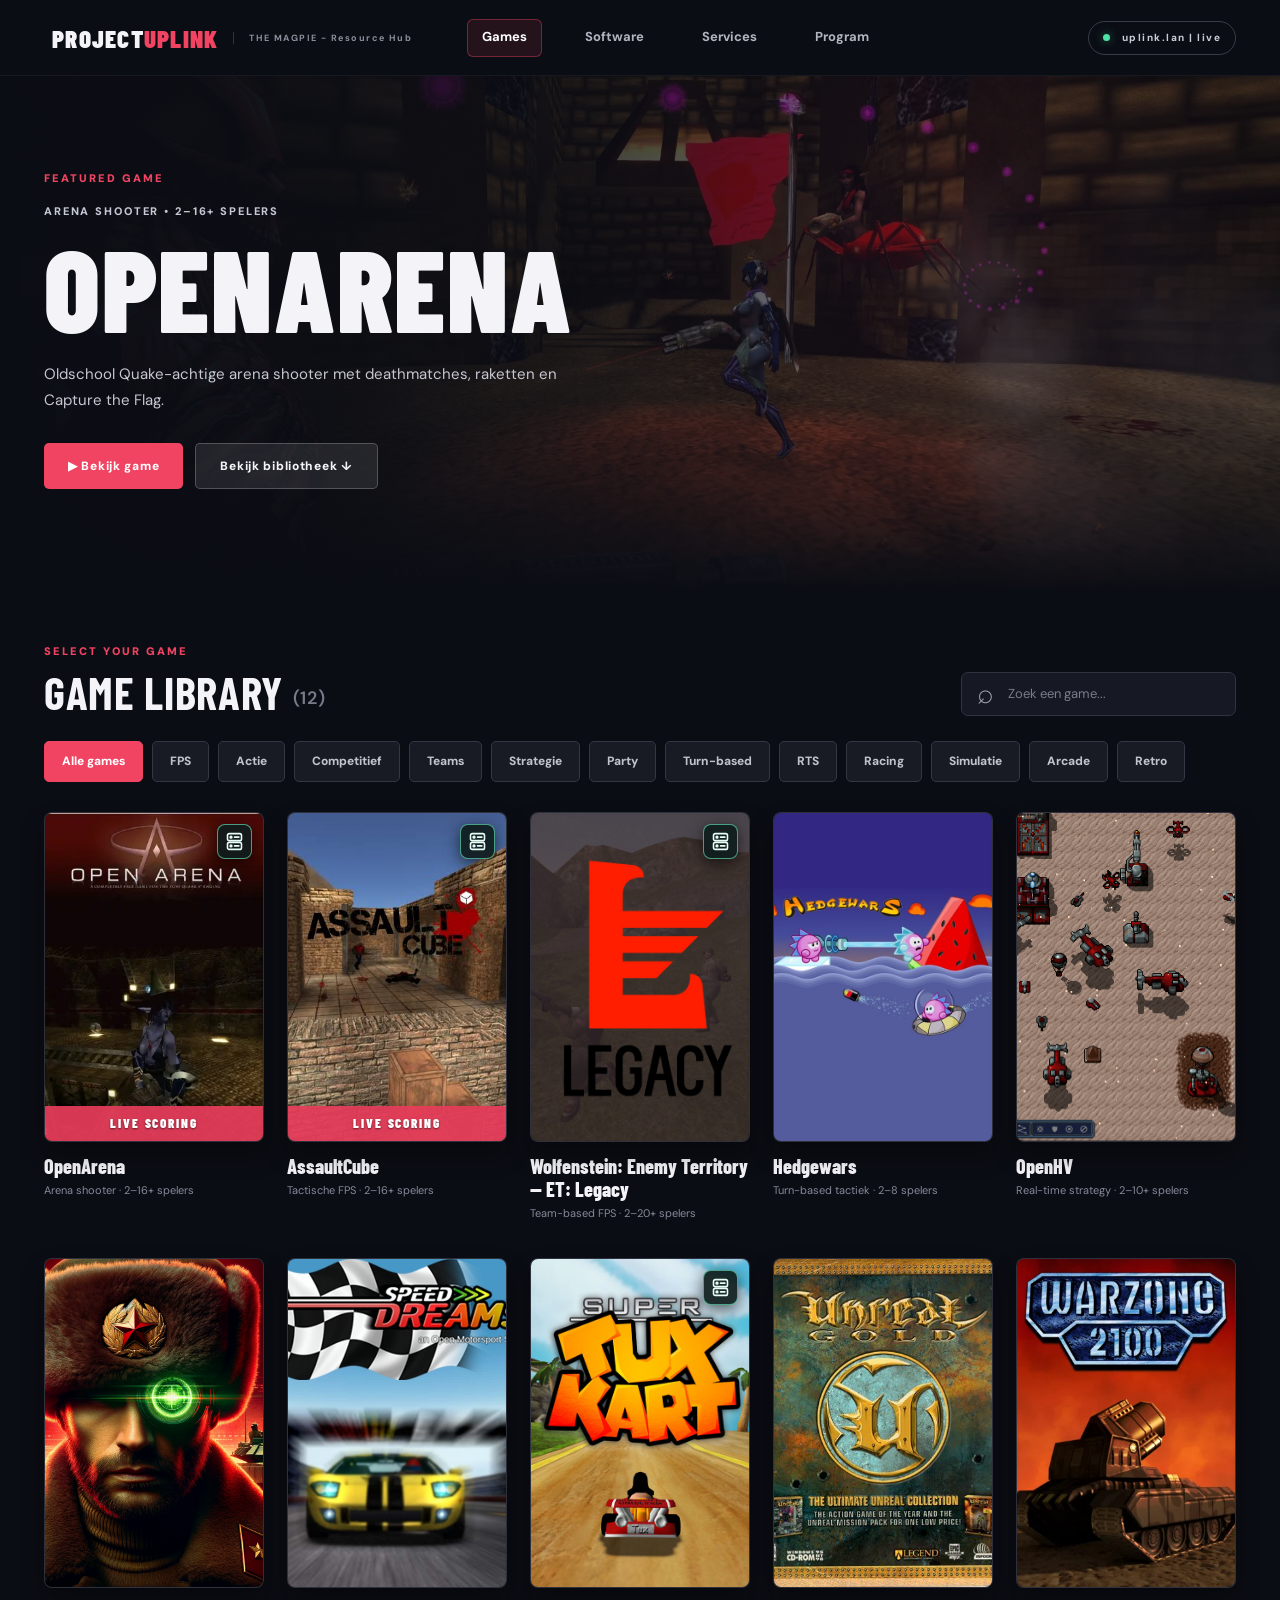
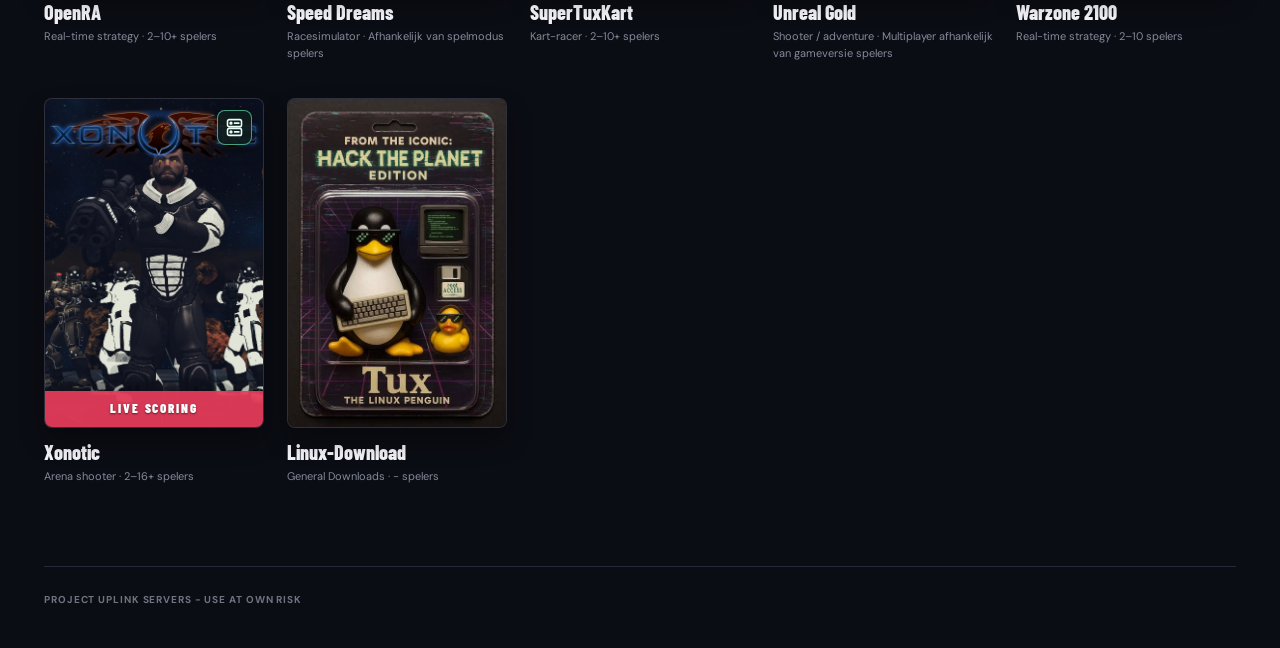
<file: index.html>
<!doctype html>
<html lang="nl">

<head>
  <meta charset="utf-8">
  <meta name="viewport" content="width=device-width, initial-scale=1">
  <meta name="theme-color" content="#0b0d14">

  <title>Project UPLINK — Games Library</title>

  <link rel="stylesheet" href="styles.css">
  <script type="module" src="app.js"></script>
</head>

<body>

  <!-- HEADER -->
  <header class="topbar">

    <a class="brand" href="index.html" aria-label="Uplink home">
      <span class="brand-icon"></span>
      PROJECT<span>UPLINK</span>
      <small>THE MAGPIE - Resource Hub</small>
    </a>

    <nav class="topnav" aria-label="Bibliotheek navigatie">
      <a href="index.html" class="active">Games</a>
      <a href="software.html" class="">Software</a>
      <a href="hub.html">Services</a>
      <a href="program.html">Program</a>
    </nav>

    <span class="server-pill">
      <span class="status-dot"></span>
      uplink.lan | live
    </span>

  </header>


  <!-- FEATURED GAME -->
  <main>

    <section
      class="hero"
      id="hero"
      aria-label="Uitgelichte game">

      <div class="hero-art" id="heroArt"></div>
      <div class="hero-shade"></div>

      <div class="hero-content wrap">

        <span class="eyebrow">FEATURED GAME</span>

        <p class="overline" id="heroTag">
          MULTIPLAYER • LAN READY
        </p>

        <h1 id="heroTitle">
          Project UPLINK
        </h1>

        <p
          class="hero-description"
          id="heroDescription">
          Jouw volgende game night begint hier.
        </p>

        <div class="hero-actions">

          <a
            class="button primary"
            id="heroLink"
            href="#games">
            ▶ Bekijk game
          </a>

          <a
            class="button ghost"
            href="#games">
            Bekijk bibliotheek ↓
          </a>

        </div>

      </div>

    </section>


    <!-- GAME LIBRARY -->
    <section
      class="library wrap"
      id="games">

      <div class="section-head">

        <div>
          <span class="eyebrow">SELECT YOUR GAME</span>

          <h2>
            Game Library
            <span id="gameCount" class="muted"></span>
          </h2>
        </div>


        <!-- SEARCH -->
        <div class="searchbox">

          <span aria-hidden="true">⌕</span>

          <input
            type="search"
            id="search"
            placeholder="Zoek een game..."
            aria-label="Zoek games">

        </div>

      </div>


      <!-- CATEGORY FILTERS -->
      <div
        class="filterbar"
        id="filters"
        aria-label="Filter op categorie">
      </div>


      <!-- GAME BOXES -->
      <div
        class="games-grid"
        id="gamesGrid"
        aria-live="polite">
      </div>


      <!-- EMPTY STATE -->
      <p
        id="emptyState"
        class="empty"
        hidden>
        Geen games gevonden. Probeer een andere categorie
        of zoekterm.
      </p>

    </section>

  </main>


  <!-- FOOTER -->
  <footer class="footer wrap">
    <span>PROJECT UPLINK SERVERS - USE AT OWN RISK</span>
  </footer>

</body>
</html>
</file>
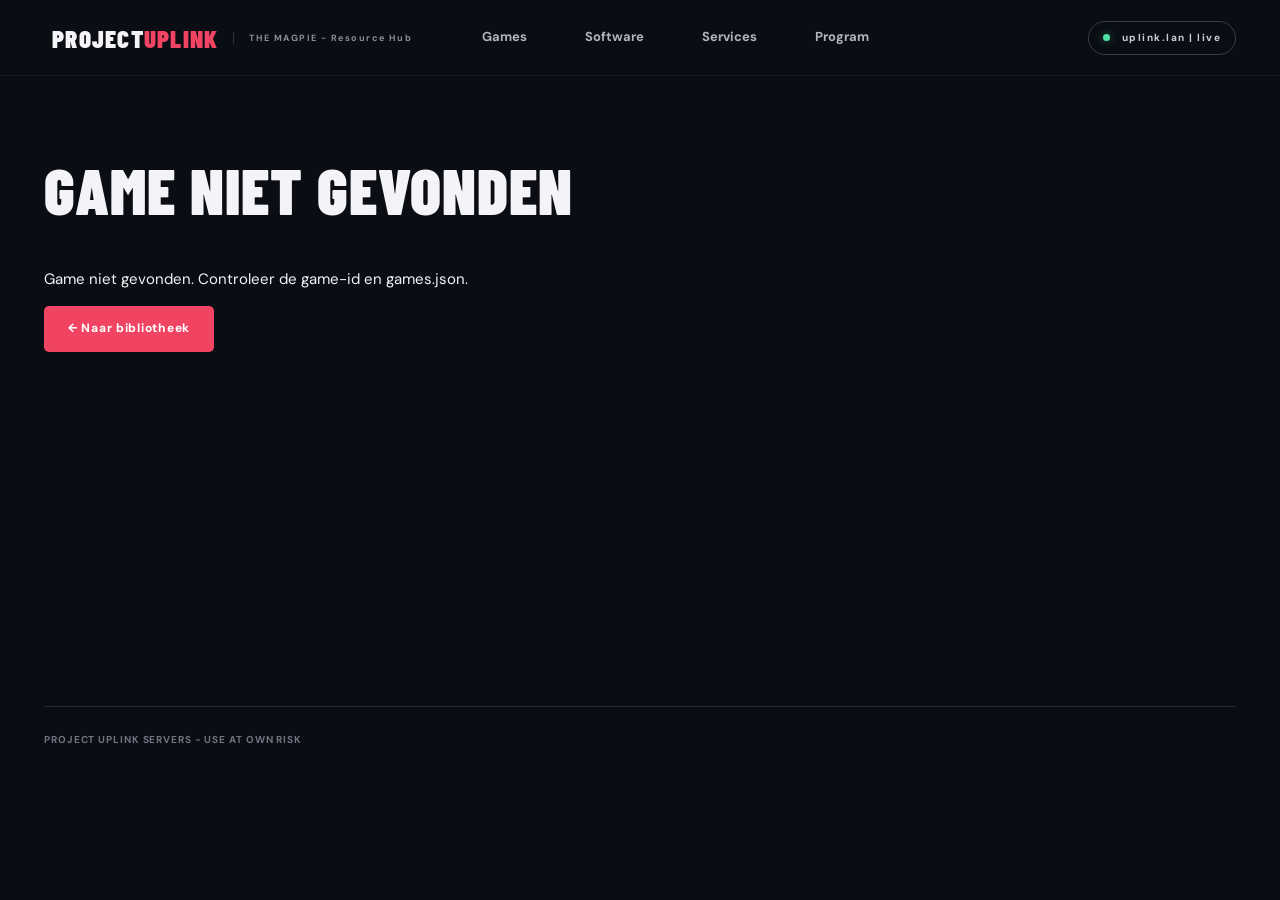
<file: game.html>
<!doctype html>
<html lang="nl">

<head>
  <meta charset="utf-8">
  <meta name="viewport" content="width=device-width, initial-scale=1">
  <meta name="theme-color" content="#0b0d14">

  <title>Project UPLINK — Game Details</title>

  <link rel="stylesheet" href="styles.css">
  <script type="module" src="game.js"></script>
</head>

<body>

  <!-- HEADER -->
  <header class="topbar">

    <a class="brand" href="index.html" aria-label="Uplink home">
      <span class="brand-icon"></span>
      PROJECT<span>UPLINK</span>
      <small>THE MAGPIE - Resource Hub</small>
    </a>

    <nav class="topnav" aria-label="Bibliotheek navigatie">
      <a href="index.html" class="">Games</a>
      <a href="software.html" class="">Software</a>
      <a href="hub.html">Services</a>
      <a href="program.html">Program</a>
    </nav>

    <span class="server-pill">
      <span class="status-dot"></span>
      uplink.lan | live
    </span>

  </header>


  <!-- GAME DETAILS -->
  <main id="detail" hidden>

    <!-- HERO -->
    <section class="detail-hero">

      <div class="hero-art" id="detailArt"></div>
      <div class="hero-shade"></div>

      <div class="detail-hero-content wrap">

        <a class="backlink" href="index.html">
          ← TERUG NAAR BIBLIOTHEEK
        </a>

        <div class="detail-intro">

          <!-- GAME BOX -->
          <img
            id="detailBox"
            class="detail-box"
            alt="Game cover"
          >

          <div class="detail-info">

            <span class="eyebrow" id="detailCategory"></span>

            <h1 id="detailTitle"></h1>

            <p
              id="detailShort"
              class="hero-description">
            </p>

            <div class="hero-actions">

              <a
                id="downloadButton"
                class="button primary"
                href="#">
                ↓ DOWNLOAD GAME
              </a>

              <a
                class="button ghost"
                href="#leaderboard">
                Bekijk leaderboard
              </a>

            </div>

          </div>

        </div>

      </div>

    </section>


    <!-- CONTENT -->
    <div class="wrap detail-layout">

      <section class="detail-main">

        <!-- SCREENSHOTS -->
        <div class="section-head">

          <div>
            <span class="eyebrow">GAME PREVIEW</span>
            <h2>Screenshots</h2>
          </div>

        </div>

        <div
          id="screenshots"
          class="screenshots">
        </div>


        <!-- DESCRIPTION -->
        <div class="section-head content-heading">

          <div>
            <span class="eyebrow">SUMMARY</span>
            <h2>Over deze game</h2>
          </div>

        </div>

        <p
          class="description"
          id="detailDescription">
        </p>


        <!-- LEADERBOARD -->
        <section
          id="leaderboard"
          class="leaderboard">

          <div class="section-head">

            <div>
              <span class="eyebrow">PROJECT UPLINK HALL OF FAME</span>
              <h2>Leaderboard</h2>
            </div>

            <span class="tag">COMING SOON</span>

          </div>

          <div id="leaderboardContent"></div>

        </section>

      </section>


      <!-- GAME INFORMATION -->
      <aside class="info-panel">

        <span class="eyebrow">STATS</span>

        <h3>Game details</h3>

        <dl id="stats"></dl>

        <!--
        <div class="aside-note">
          Controleer vóór het spelen of je de juiste versie
          hebt geïnstalleerd.
        </div>
        -->

      </aside>

    </div>

  </main>


  <!-- ERROR -->
  <div
    id="errorState"
    class="wrap error-state"
    hidden>

    <h1>Game niet gevonden</h1>

    <p>
      Deze game bestaat niet of kan niet worden geladen.
    </p>

    <a
      class="button primary"
      href="index.html">
      ← Naar bibliotheek
    </a>

  </div>


  <!-- FOOTER -->
  <footer class="footer wrap">
    <span>PROJECT UPLINK SERVERS - USE AT OWN RISK</span>
  </footer>

</body>
</html>
</file>
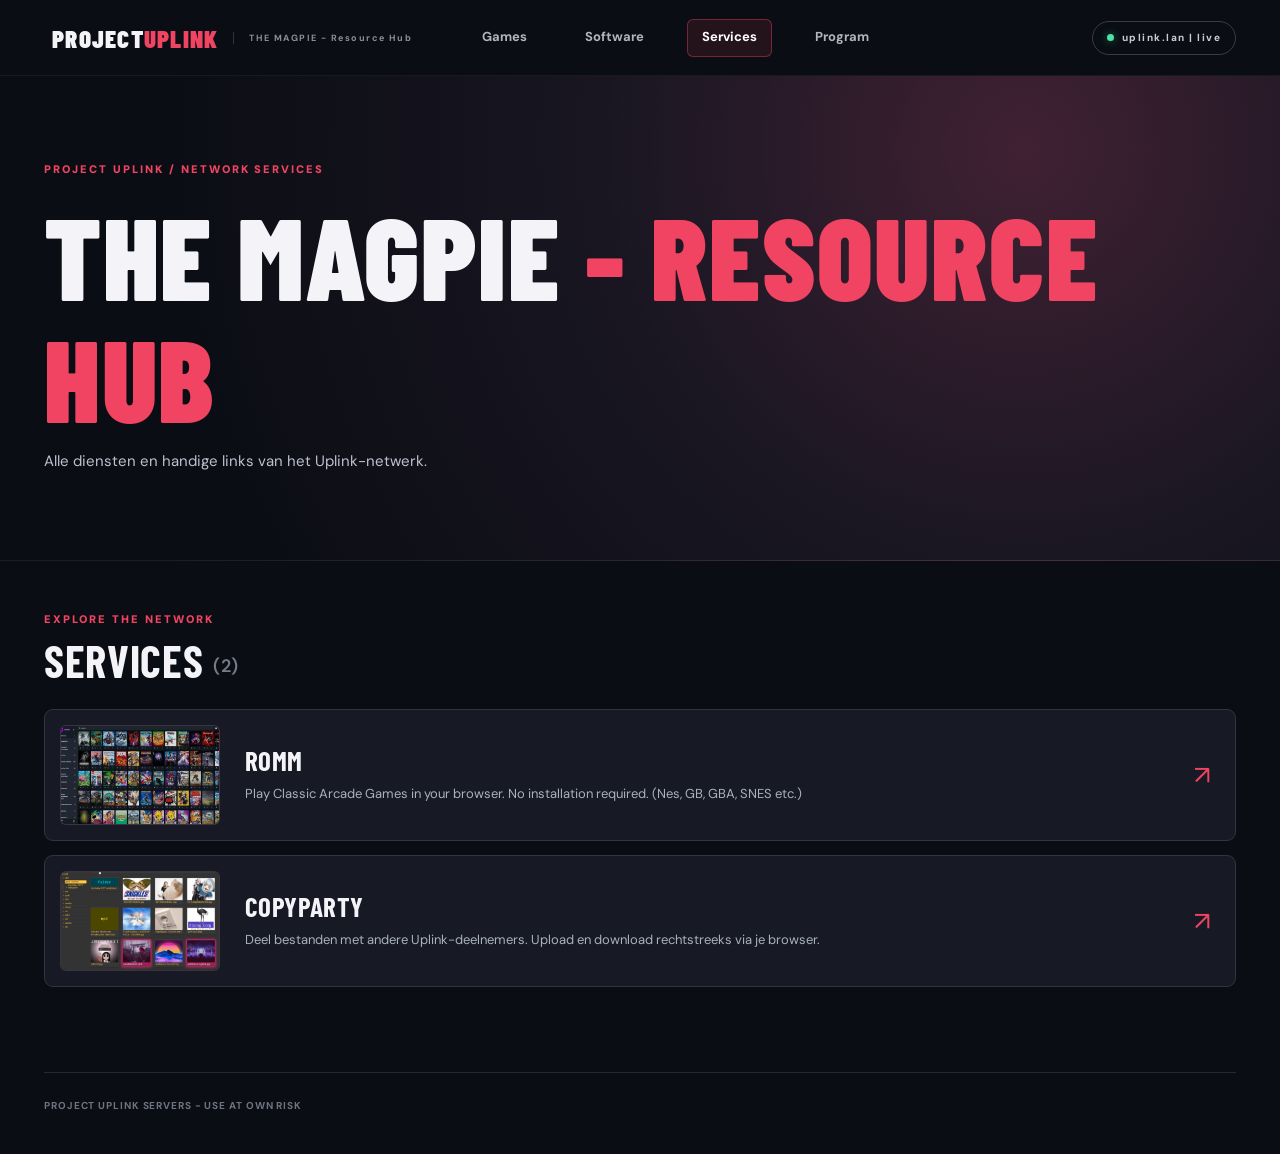
<file: hub.html>
<!doctype html>
<html lang="nl">
<head>
  <meta charset="utf-8">
  <meta name="viewport" content="width=device-width, initial-scale=1">
  <meta name="theme-color" content="#0b0d14">
  <title>Project UPLINK — HUB</title>
  <link rel="stylesheet" href="styles.css">
  <script type="module" src="hub.js"></script>
</head>
<body>
  <header class="topbar">
    <a class="brand" href="index.html" aria-label="Uplink home">
      <span class="brand-icon"></span>
      PROJECT<span>UPLINK</span>
      <small>THE MAGPIE - Resource Hub</small>
    </a>
    <nav class="topnav" aria-label="Bibliotheek navigatie">
      <a href="index.html">Games</a>
      <a href="software.html">Software</a>
      <a href="hub.html" class="active" aria-current="page">Services</a>
      <a href="program.html">Program</a>
    </nav>
    <span class="server-pill"><span class="status-dot"></span>uplink.lan | live</span>
  </header>

  <main>
    <section class="hub-intro">
      <div class="wrap">
        <span class="eyebrow">PROJECT UPLINK / NETWORK SERVICES</span>
        <h1>THE MAGPIE<span class="hub-period"> - Resource Hub</span></h1>
        <p class="hub-lead">Alle diensten en handige links van het Uplink-netwerk.</p>
      </div>
    </section>

    <section class="hub-library wrap" aria-labelledby="hubHeading">
      <div class="section-head">
        <div>
          <span class="eyebrow">EXPLORE THE NETWORK</span>
          <h2 id="hubHeading">Services <span id="hubCount" class="muted"></span></h2>
        </div>
      </div>
      <div id="hubLinks" class="hub-links" aria-live="polite"></div>
      <p id="hubMessage" class="empty" role="status">Links laden...</p>
    </section>
  </main>

  <footer class="footer wrap">
    <span>PROJECT UPLINK SERVERS - USE AT OWN RISK</span>
  </footer>
</body>
</html>
</file>
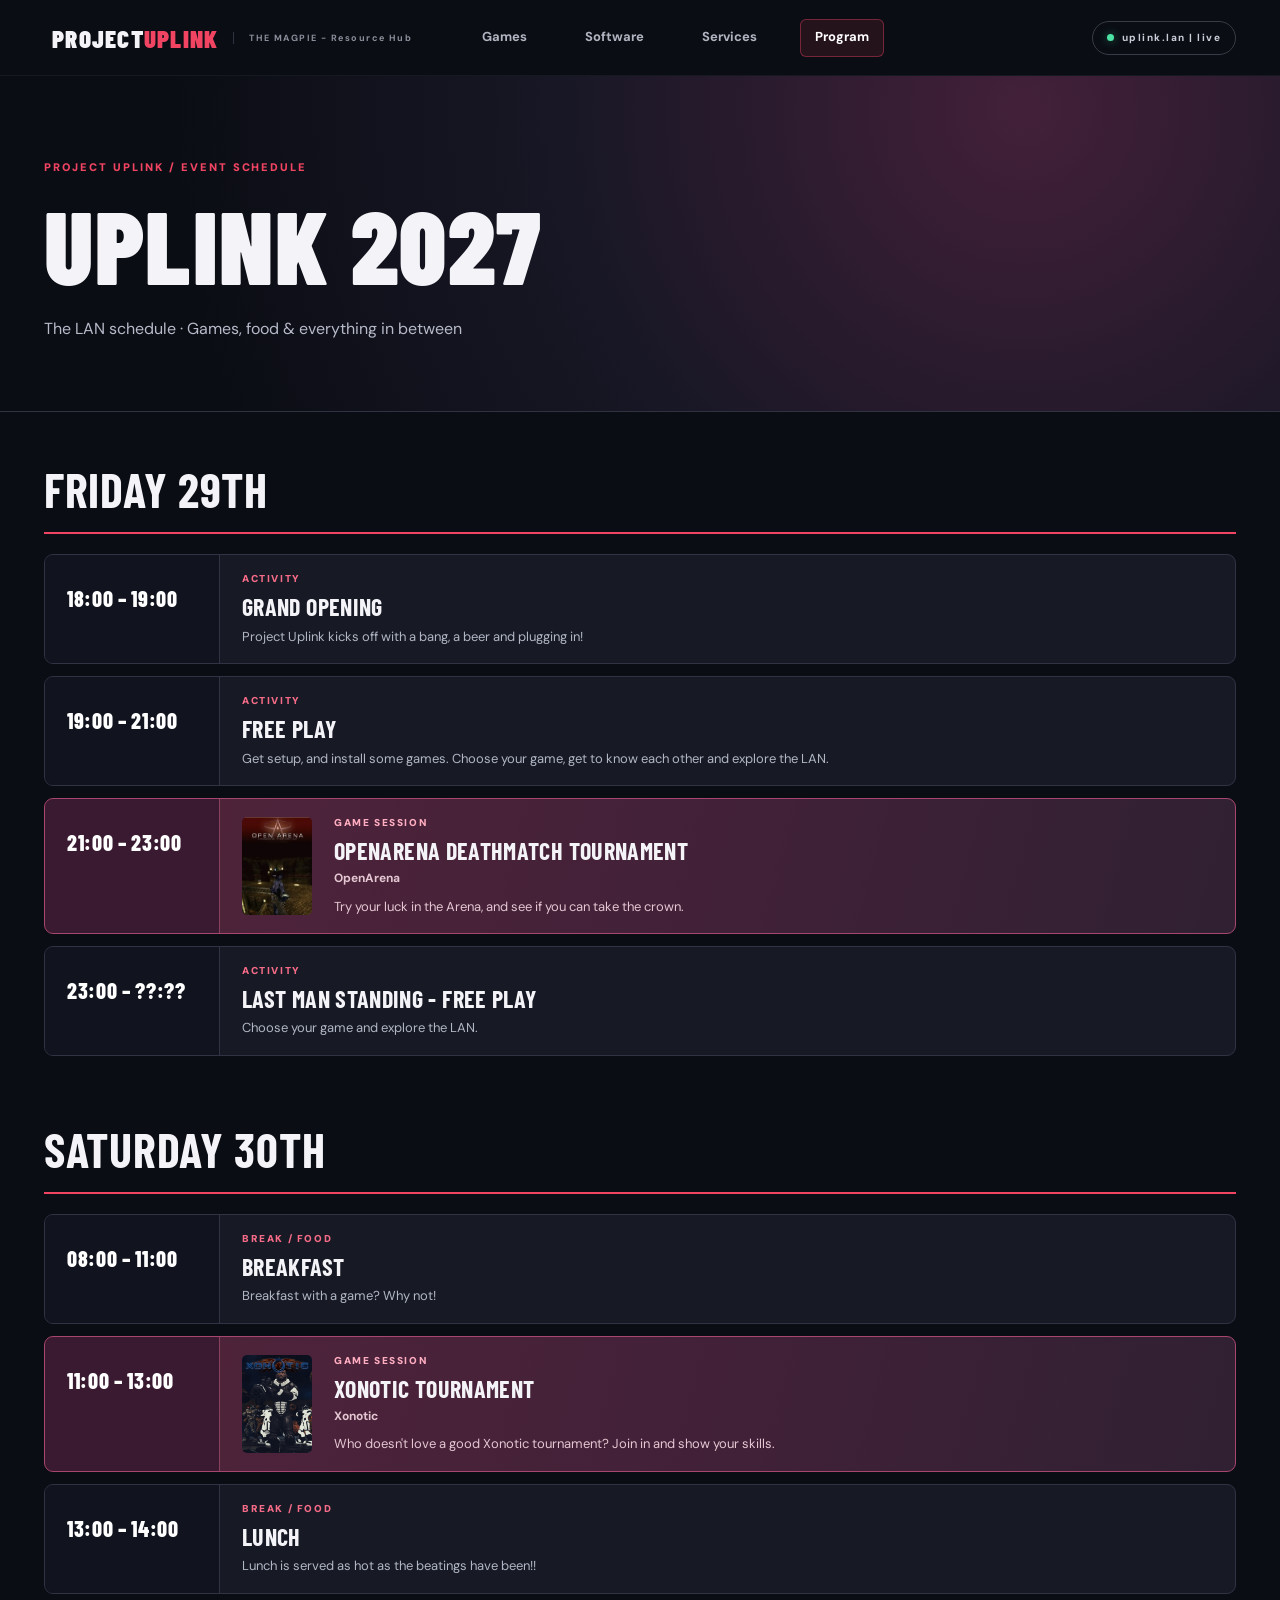
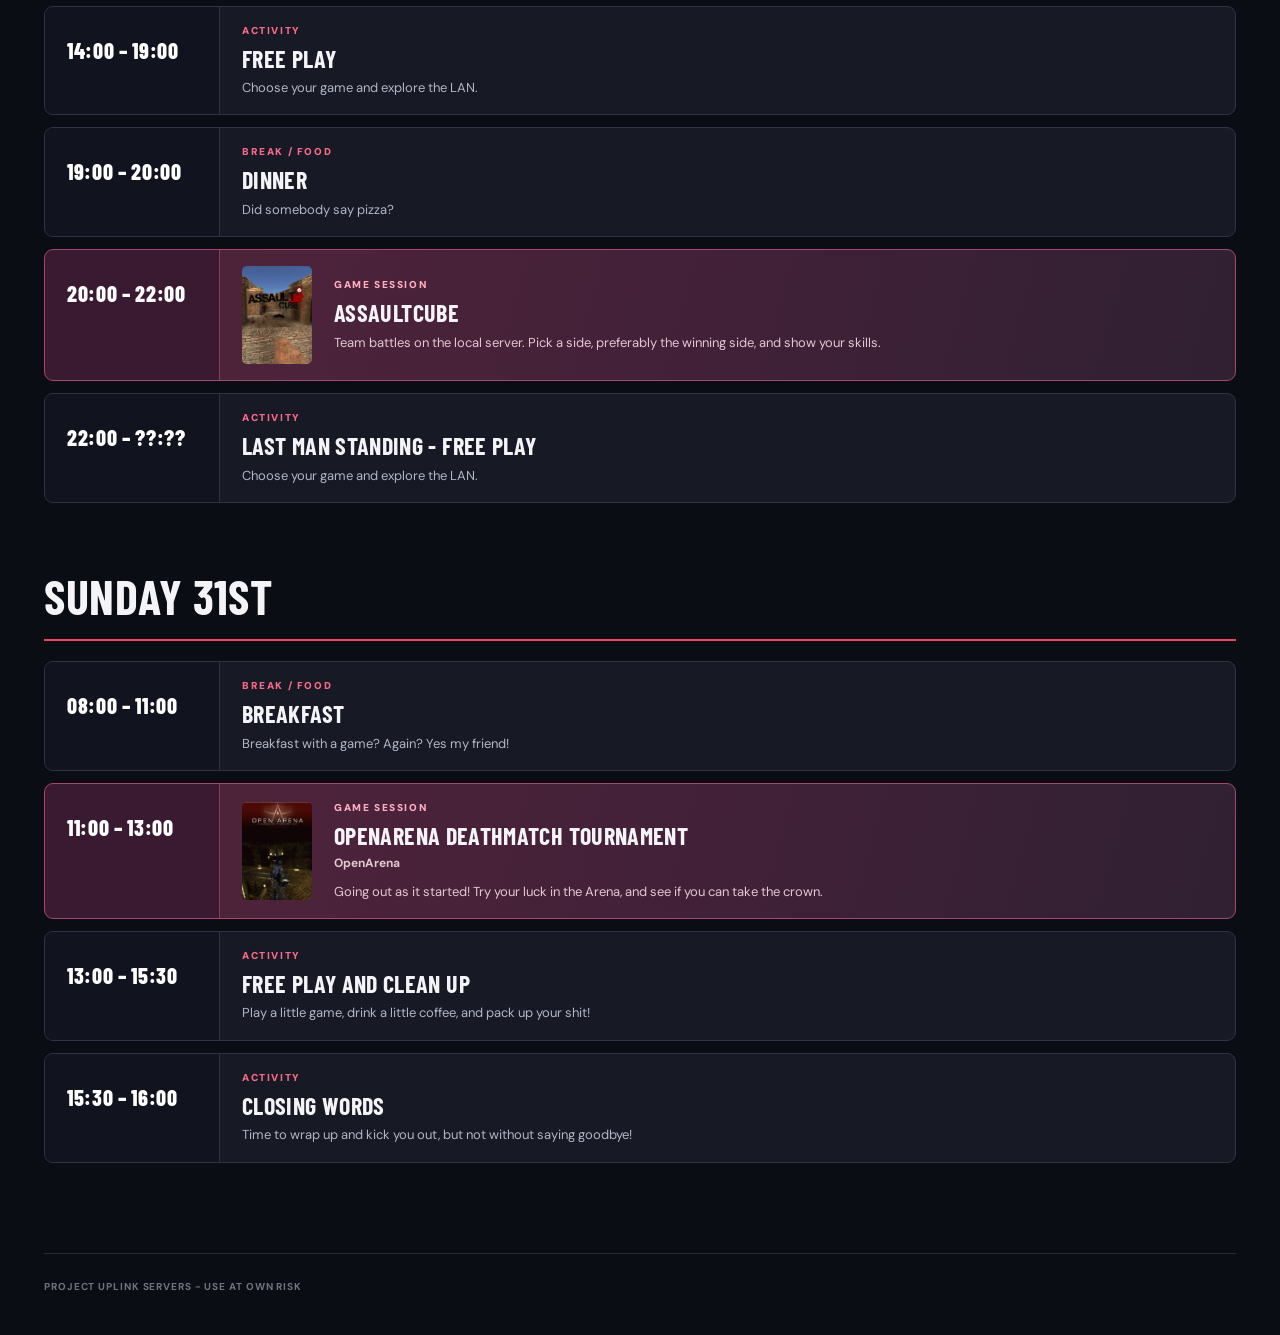
<file: program.html>
<!doctype html>
<html lang="nl">
<head>
  <meta charset="utf-8">
  <meta name="viewport" content="width=device-width, initial-scale=1">
  <meta name="theme-color" content="#0b0d14">
  <title>Project UPLINK — Program</title>
  <link rel="stylesheet" href="styles.css">
  <script type="module" src="program.js"></script>
</head>
<body>
  <header class="topbar">
    <a class="brand" href="index.html" aria-label="Uplink home">
      <span class="brand-icon"></span>
      PROJECT<span>UPLINK</span>
      <small>THE MAGPIE - Resource Hub</small>
    </a>
    <nav class="topnav" aria-label="Bibliotheek navigatie">
      <a href="index.html">Games</a>
      <a href="software.html">Software</a>
      <a href="hub.html">Services</a>
      <a href="program.html" class="active" aria-current="page">Program</a>
    </nav>
    <span class="server-pill"><span class="status-dot"></span>uplink.lan | live</span>
  </header>

  <main>
    <section class="program-intro">
      <div class="wrap">
        <span class="eyebrow">PROJECT UPLINK / EVENT SCHEDULE</span>
        <h1 id="programTitle">THE PROGRAM</h1>
        <p class="hub-lead" id="programSubtitle">Everything that's happening during Uplink.</p>
      </div>
    </section>
    <section class="wrap program-content" aria-label="Programma per dag">
      <div id="programDays" class="program-days" aria-live="polite"></div>
      <p id="programMessage" class="empty" role="status">Program loading...</p>
    </section>
  </main>
  <footer class="footer wrap">
    <span>PROJECT UPLINK SERVERS - USE AT OWN RISK</span>
  </footer>
</body>
</html>
</file>
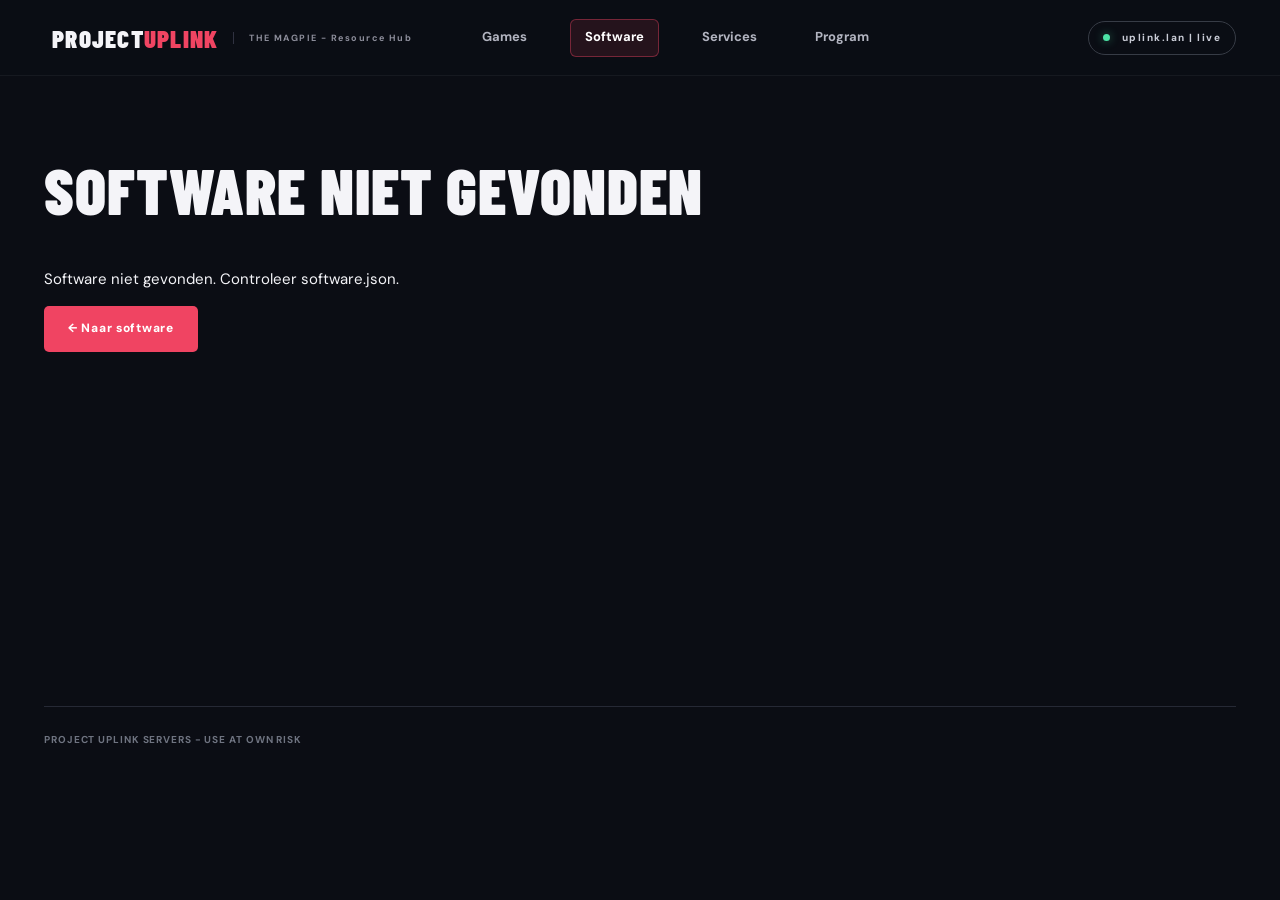
<file: software-detail.html>
<!doctype html>
<html lang="nl">

<head>
  <meta charset="utf-8">
  <meta name="viewport" content="width=device-width, initial-scale=1">
  <meta name="theme-color" content="#0b0d14">

  <title>Project UPLINK — Software Details</title>

  <link rel="stylesheet" href="styles.css">
  <script type="module" src="software-detail.js"></script>
</head>

<body>

  <!-- HEADER -->
  <header class="topbar">

    <a class="brand" href="index.html" aria-label="Uplink home">
      <span class="brand-icon"></span>
      PROJECT<span>UPLINK</span>
      <small>THE MAGPIE - Resource Hub</small>
    </a>

    <nav class="topnav" aria-label="Bibliotheek navigatie">
      <a href="index.html" class="">Games</a>
      <a href="software.html" class="active">Software</a>
      <a href="hub.html">Services</a>
      <a href="program.html">Program</a>
    </nav>

    <span class="server-pill">
      <span class="status-dot"></span>
      uplink.lan | live
    </span>

  </header>


  <!-- GAME DETAILS -->
  <main id="detail" class="software-detail" hidden>

    <!-- HERO -->
    <section class="detail-hero">

      <div class="hero-art" id="detailArt"></div>
      <div class="hero-shade"></div>

      <div class="detail-hero-content wrap">

        <a class="backlink" href="software.html">
          ← TERUG NAAR SOFTWARE
        </a>

        <div class="detail-intro">

          <!-- SOFTWARE COVER -->
          <img
            id="detailBox"
            class="detail-box"
            alt="Software cover"
          >

          <div class="detail-info">

            <span class="eyebrow" id="detailCategory"></span>

            <h1 id="detailTitle"></h1>

            <p
              id="detailShort"
              class="hero-description">
            </p>

            <div class="hero-actions">

              <a
                id="downloadButton"
                class="button primary"
                href="#">
                ↓ DOWNLOAD SOFTWARE
              </a>

            </div>

          </div>

        </div>

      </div>

    </section>


    <!-- CONTENT -->
    <div class="wrap detail-layout">

      <section class="detail-main">

        <!-- SCREENSHOTS -->
        <div class="section-head">

          <div>
            <span class="eyebrow">SOFTWARE PREVIEW</span>
            <h2>Screenshots</h2>
          </div>

        </div>

        <div
          id="screenshots"
          class="screenshots">
        </div>


        <!-- DESCRIPTION -->
        <div class="section-head content-heading">

          <div>
            <span class="eyebrow">SUMMARY</span>
            <h2>Over deze software</h2>
          </div>

        </div>

        <p
          class="description"
          id="detailDescription">
        </p>

      </section>


      <!-- GAME INFORMATION -->
      <aside class="info-panel">

        <span class="eyebrow">STATS</span>

        <h3>Software details</h3>

        <dl id="stats"></dl>

        <!--
        <div class="aside-note">
          Controleer vóór het spelen of je de juiste versie
          hebt geïnstalleerd.
        </div>
        -->

      </aside>

    </div>

  </main>


  <!-- ERROR -->
  <div
    id="errorState"
    class="wrap error-state"
    hidden>

    <h1>Software niet gevonden</h1>

    <p>
      Deze software bestaat niet of kan niet worden geladen.
    </p>

    <a
      class="button primary"
      href="software.html">
      ← Naar software
    </a>

  </div>


  <!-- FOOTER -->
  <footer class="footer wrap">
    <span>PROJECT UPLINK SERVERS - USE AT OWN RISK</span>
  </footer>

</body>
</html>
</file>
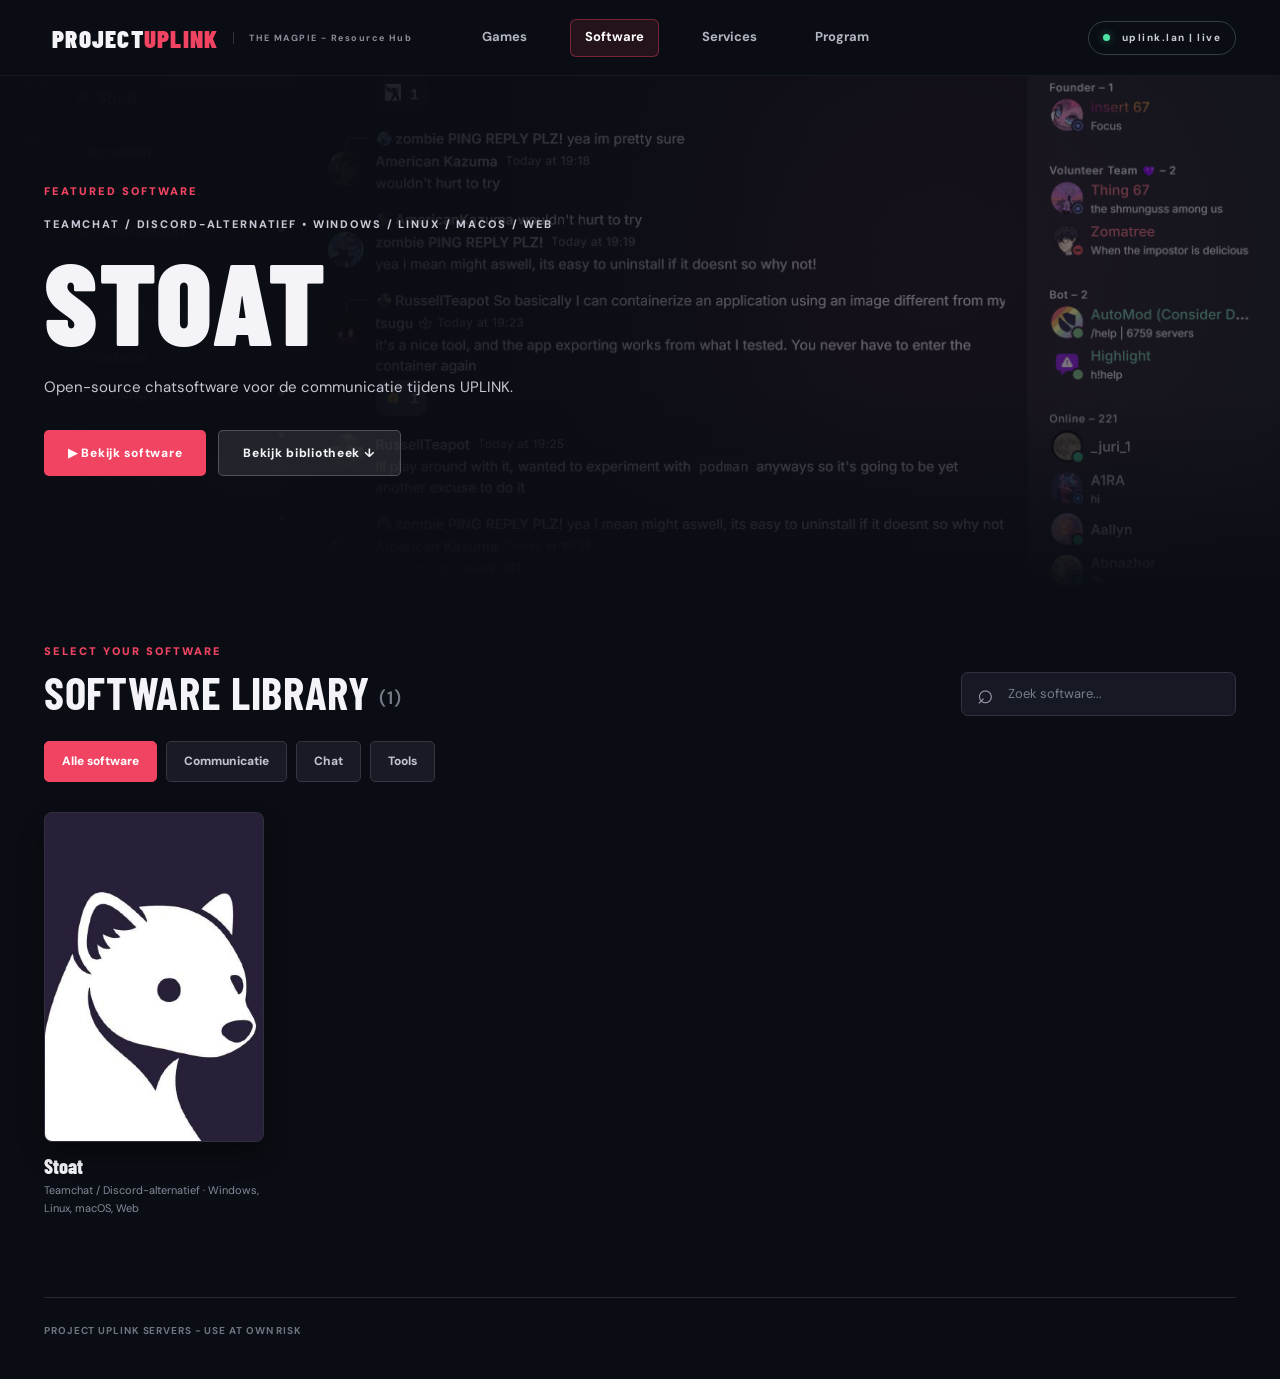
<file: software.html>
<!doctype html>
<html lang="nl">

<head>
  <meta charset="utf-8">
  <meta name="viewport" content="width=device-width, initial-scale=1">
  <meta name="theme-color" content="#0b0d14">

  <title>Project UPLINK — Software Library</title>

  <link rel="stylesheet" href="styles.css">
  <script type="module" src="software.js"></script>
</head>

<body>

  <!-- HEADER -->
  <header class="topbar">

    <a class="brand" href="index.html" aria-label="Uplink home">
      <span class="brand-icon"></span>
      PROJECT<span>UPLINK</span>
      <small>THE MAGPIE - Resource Hub</small>
    </a>

    <nav class="topnav" aria-label="Bibliotheek navigatie">
      <a href="index.html" class="">Games</a>
      <a href="software.html" class="active">Software</a>
      <a href="hub.html">Services</a>
      <a href="program.html">Program</a>
    </nav>

    <span class="server-pill">
      <span class="status-dot"></span>
      uplink.lan | live
    </span>

  </header>


  <!-- FEATURED SOFTWARE -->
  <main>

    <section
      class="hero"
      id="hero"
      aria-label="Uitgelichte game">

      <div class="hero-art" id="heroArt"></div>
      <div class="hero-shade"></div>

      <div class="hero-content wrap">

        <span class="eyebrow">FEATURED SOFTWARE</span>

        <p class="overline" id="heroTag">
          DOWNLOAD • LAN READY
        </p>

        <h1 id="heroTitle">
          Project UPLINK
        </h1>

        <p
          class="hero-description"
          id="heroDescription">
          Tools en applicaties voor Project UPLINK.
        </p>

        <div class="hero-actions">

          <a
            class="button primary"
            id="heroLink"
            href="#games">
            ▶ Bekijk software
          </a>

          <a
            class="button ghost"
            href="#games">
            Bekijk bibliotheek ↓
          </a>

        </div>

      </div>

    </section>


    <!-- SOFTWARE LIBRARY -->
    <section
      class="library wrap"
      id="games">

      <div class="section-head">

        <div>
          <span class="eyebrow">SELECT YOUR SOFTWARE</span>

          <h2>
            Software Library
            <span id="softwareCount" class="muted"></span>
          </h2>
        </div>


        <!-- SEARCH -->
        <div class="searchbox">

          <span aria-hidden="true">⌕</span>

          <input
            type="search"
            id="search"
            placeholder="Zoek software..."
            aria-label="Zoek software">

        </div>

      </div>


      <!-- CATEGORY FILTERS -->
      <div
        class="filterbar"
        id="filters"
        aria-label="Filter op categorie">
      </div>


      <!-- SOFTWARE BOXES -->
      <div
        class="games-grid"
        id="gamesGrid"
        aria-live="polite">
      </div>


      <!-- EMPTY STATE -->
      <p
        id="emptyState"
        class="empty"
        hidden>
        Geen software gevonden. Probeer een andere categorie
        of zoekterm.
      </p>

    </section>

  </main>


  <!-- FOOTER -->
  <footer class="footer wrap">
    <span>PROJECT UPLINK SERVERS - USE AT OWN RISK</span>
  </footer>

</body>
</html>
</file>
<file: styles.css>
@import url("https://fonts.googleapis.com/css2?family=Barlow+Condensed:wght@500;600;700;800;900&family=DM+Sans:wght@400;500;600;700&display=swap");

:root {
  --bg: #0b0d14;
  --panel: #171a25;
  --text: #f4f4f8;
  --muted: #a5a8b5;
  --accent: #f04462;
  --line: #303241;
}

* {
  box-sizing: border-box;
}

html {
  scroll-behavior: smooth;
}


/* === BASE / TYPOGRAPHY === */
body {
  margin: 0;
  background: var(--bg);
  color: var(--text);
  font: 15px/1.6 "DM Sans",Arial,sans-serif;
}

a {
  color: inherit;
  text-decoration: none;
}

button,input {
  font: inherit;
}

button {
  cursor: pointer;
}

h1,h2,h3,p {
  margin-top: 0;
}

h1,h2,h3 {
  font-family: "Barlow Condensed",Impact,sans-serif;
  line-height: 1.06;
  letter-spacing: .015em;
}

h1 {
  font-size: clamp(3.7rem,9vw,7.5rem);
  font-weight: 900;
  text-transform: uppercase;
}

h2 {
  font-size: clamp(2rem,4vw,2.8rem);
  margin-bottom: 0;
  text-transform: uppercase;
}

h3 {
  font-size: 1.5rem;
  text-transform: uppercase;
}

.wrap {
  width: min(1320px,calc(100% - 88px));
  margin: auto;
}


/* === HEADER / NAVIGATION === */
.topbar {
  height: 76px;
  display: flex;
  align-items: center;
  gap: 55px;
  padding: 0 44px;
  background: #0b0d14f5;
  position: relative;
  z-index: 10;
  border-bottom: 1px solid #ffffff0d;
}

.brand {
  display: flex;
  align-items: center;
  font: 900 25px "Barlow Condensed",sans-serif;
  letter-spacing: .05em;
  white-space: nowrap;
}

.brand>span:not(.brand-icon) {
  color: var(--accent);
}

.brand-icon {
  color: var(--accent);
  margin-right: 8px;
  font-size: 30px;
}

.brand small {
  font: 700 9px "DM Sans",sans-serif;
  letter-spacing: .16em;
  color: #8d8e9b;
  margin-left: 15px;
  padding-left: 15px;
  border-left: 1px solid var(--line);
}

.topnav {
  display: flex;
  gap: 28px;
  align-items: center;
}

.topnav a {
  font-size: 13px;
  font-weight: 700;
  color: #b2b4c0;
}

.topnav a.active,.topnav a:hover {
  color: white;
}

.server-pill {
  margin-left: auto;
  font-size: 10px;
  font-weight: 800;
  letter-spacing: .15em;
  color: #c9ccd6;
  border: 1px solid #373c46;
  border-radius: 40px;
  padding: 8px 14px;
  white-space: nowrap;
}

.status-dot {
  display: inline-block;
  width: 7px;
  height: 7px;
  border-radius: 50%;
  background: #4ce3a5;
  margin-right: 8px;
  box-shadow: 0 0 10px #4ce3a577;
}

.hero,.detail-hero {
  height: 515px;
  position: relative;
  isolation: isolate;
  background: radial-gradient(circle at 73% 35%,#45213d 0%,#151526 40%,#0b0d14 85%);
  overflow: hidden;
}

.hero-art {
  position: absolute;
  inset: 0;
  z-index: -2;
}

.cover-art {
  height: 100%;
  width: 100%;
  object-fit: cover;
  object-position: center 42%;
  opacity: .67;
}

.hero-shade {
  position: absolute;
  inset: 0;
  z-index: -1;
  background: linear-gradient(90deg,#0b0d14 0%,#0b0d14ef 25%,#0b0d1470 65%,#0b0d1450 100%),linear-gradient(0deg,#0b0d14 0%,transparent 40%);
}

.hero-content {
  height: 100%;
  display: flex;
  flex-direction: column;
  justify-content: center;
  align-items: flex-start;
  padding-bottom: 8px;
}

.eyebrow {
  color: var(--accent);
  font-size: 11px;
  font-weight: 900;
  letter-spacing: .18em;
}

.overline {
  font-size: 11px;
  color: #c6c9d5;
  letter-spacing: .17em;
  font-weight: 800;
  margin: 16px 0 5px;
}

.hero h1 {
  max-width: 780px;
  margin: 0 0 13px;
}

.hero-description {
  color: #c6c7d1;
  max-width: 540px;
  font-size: 15px;
  line-height: 1.75;
}

.hero-actions {
  display: flex;
  gap: 12px;
  flex-wrap: wrap;
  margin-top: 15px;
}

.button {
  display: inline-flex;
  align-items: center;
  justify-content: center;
  min-height: 46px;
  padding: 0 24px;
  border-radius: 5px;
  font-weight: 800;
  font-size: 12px;
  letter-spacing: .06em;
}

.button.primary {
  background: var(--accent);
  color: white;
}

.button.primary:hover {
  background: #ff5f7a;
}

.button.ghost {
  background: #ffffff18;
  border: 1px solid #ffffff36;
}

.button.ghost:hover {
  background: #ffffff2c;
}

.button.disabled {
  opacity: .55;
  pointer-events: none;
}


/* === GAME LIBRARY === */
.library {
  padding-top: 52px;
  padding-bottom: 80px;
}

.section-head {
  display: flex;
  justify-content: space-between;
  align-items: end;
  gap: 24px;
  margin-bottom: 25px;
}

.section-head .eyebrow {
  display: block;
  margin-bottom: 8px;
}

.muted {
  font: 600 18px "DM Sans",sans-serif;
  color: #777b88;
  vertical-align: middle;
}

.searchbox {
  border: 1px solid var(--line);
  background: #161923;
  display: flex;
  align-items: center;
  gap: 12px;
  width: 275px;
  padding: 0 15px;
  border-radius: 7px;
  height: 44px;
}

.searchbox span {
  font-size: 28px;
  color: #9698a6;
}

.searchbox input {
  width: 100%;
  background: none;
  border: 0;
  outline: 0;
  color: white;
  font-size: 13px;
}

.searchbox input::placeholder {
  color: #787d8c;
}

.filterbar {
  display: flex;
  gap: 9px;
  flex-wrap: wrap;
  margin-bottom: 30px;
}

.filter {
  border: 1px solid #343644;
  background: #181a24;
  color: #c0c2cd;
  border-radius: 5px;
  padding: 10px 17px;
  font-size: 12px;
  font-weight: 800;
}

.filter:hover {
  border-color: #a4a5af;
}

.filter.active {
  background: var(--accent);
  border-color: var(--accent);
  color: white;
}

.games-grid {
  display: grid;
  grid-template-columns: repeat(5,minmax(0,1fr));
  column-gap: 23px;
  row-gap: 35px;
}

.game-card {
  min-width: 0;
  transition: transform .2s ease;
}

.game-card:hover {
  transform: translateY(-6px);
}

.box-art {
  aspect-ratio: 2/3;
  position: relative;
  border-radius: 8px;
  overflow: hidden;
  background: #1a1c29;
  border: 1px solid #ffffff16;
  box-shadow: 0 13px 24px #0005;
}

.box-art>img {
  width: 100%;
  height: 100%;
  object-fit: cover;
  display: block;
  transition: transform .3s ease;
}

.game-card:hover .box-art>img {
  transform: scale(1.05);
}

/* Uplink server availability is declared in games.json; this is not a ping status. */
.game-server-badge {
  position: absolute;
  top: 11px;
  right: 11px;
  z-index: 2;
  display: grid;
  place-items: center;
  width: 35px;
  height: 35px;
  color: #e8fff7;
  background: #101d1deb;
  border: 1px solid #65e5b8a6;
  border-radius: 8px;
  box-shadow: 0 4px 15px #0009;
  pointer-events: none;
}

.game-server-badge svg {
  width: 21px;
  height: 21px;
  fill: none;
  stroke: currentColor;
  stroke-width: 1.8;
  stroke-linecap: round;
}

.game-live-scoring {
  position: absolute;
  left: 0;
  right: 0;
  bottom: 0;
  z-index: 2;
  padding: 10px 8px;
  background: #e43b59ef;
  color: #fff;
  text-align: center;
  font: 900 13px/1.2 "Barlow Condensed", Impact, sans-serif;
  letter-spacing: .15em;
  text-shadow: 0 1px 2px #0008;
  box-shadow: 0 -4px 18px #0005;
  pointer-events: none;
}

.box-overlay {
  position: absolute;
  inset: auto 0 0;
  text-align: center;
  background: linear-gradient(transparent,#090a0eea);
  padding: 40px 0 14px;
  font-size: 11px;
  font-weight: 900;
  letter-spacing: .12em;
  opacity: 0;
  transition: opacity .2s;
}

.game-card:hover .box-overlay {
  opacity: 1;
}

.game-card strong {
  display: block;
  font: 800 20px "Barlow Condensed",sans-serif;
  line-height: 1.15;
  margin-top: 13px;
}

.card-meta {
  display: block;
  color: #858a9a;
  font-size: 11px;
  margin-top: 4px;
}

.empty {
  padding: 40px 0;
  color: var(--muted);
}

.footer {
  padding: 25px 0 40px;
  border-top: 1px solid #262935;
  display: flex;
  justify-content: space-between;
  color: #6f7481;
  font-size: 10px;
  font-weight: 700;
  letter-spacing: .09em;
}


/* === GAME DETAILS === */
.detail-hero {
  height: 510px;
}

.detail-hero .cover-art {
  opacity: .58;
}

.detail-hero-content {
  height: 100%;
  display: flex;
  flex-direction: column;
  justify-content: center;
}

.backlink {
  font-size: 11px;
  font-weight: 800;
  letter-spacing: .13em;
  color: #c2c4d2;
  margin: 0 0 30px;
}

.backlink:hover {
  color: var(--accent);
}

.detail-intro {
  display: flex;
  align-items: center;
  gap: 34px;
}

.detail-box {
  width: 190px;
  aspect-ratio: 2/3;
  object-fit: cover;
  border-radius: 8px;
  border: 2px solid #ffffff33;
  box-shadow: 0 20px 45px #0009;
}

.detail-intro h1 {
  font-size: clamp(3rem,7vw,6rem);
  margin: 7px 0 8px;
}

.detail-intro .hero-description {
  max-width: 600px;
}

.detail-layout {
  display: grid;
  grid-template-columns: minmax(0,1fr) 290px;
  gap: 52px;
  padding-top: 47px;
  padding-bottom: 85px;
}

.detail-main {
  min-width: 0;
}

.screenshots {
  display: grid;
  grid-template-columns: repeat(2,minmax(0,1fr));
  gap: 17px;
}

.screenshots figure {
  margin: 0;
  border-radius: 8px;
  overflow: hidden;
  aspect-ratio: 16/9;
  background: var(--panel);
  border: 1px solid var(--line);
}

.screenshots img {
  width: 100%;
  height: 100%;
  display: block;
  object-fit: cover;
}

.content-heading {
  margin-top: 52px;
}

.description {
  color: #bbc0cc;
  white-space: pre-line;
  line-height: 1.85;
  max-width: 800px;
}

.info-panel {
  align-self: start;
  background: #151823;
  border: 1px solid #2c2f3d;
  border-radius: 9px;
  padding: 25px;
  position: sticky;
  top: 20px;
}

.info-panel h3 {
  margin: 0 0 15px;
}

.info-panel dl {
  margin: 0;
}

.info-panel dt {
  color: #858a9a;
  font-size: 10px;
  text-transform: uppercase;
  letter-spacing: .12em;
  font-weight: 800;
  padding-top: 15px;
  border-top: 1px solid #2a2e3b;
}

.info-panel dd {
  font-weight: 700;
  font-size: 13px;
  margin: 3px 0 13px;
}

.aside-note {
  margin-top: 20px;
  background: #222531;
  border-left: 3px solid var(--accent);
  padding: 14px;
  color: #aaaebb;
  font-size: 12px;
}


/* === LEADERBOARD === */
.leaderboard {
  margin-top: 55px;
  background: #131620;
  padding: 27px;
  border: 1px solid #303343;
  border-radius: 9px;
}

.leaderboard .section-head {
  margin-bottom: 14px;
}

.tag {
  color: #df9eae;
  border: 1px solid #6b3748;
  border-radius: 4px;
  font-size: 10px;
  font-weight: 900;
  letter-spacing: .1em;
  padding: 5px 9px;
}

.leaderboard-empty {
  padding: 26px 0 5px;
  color: #9b9fac;
}

.score-table {
  width: 100%;
  border-collapse: collapse;
  text-align: left;
}

.score-table th,.score-table td {
  padding: 12px;
  border-bottom: 1px solid #303343;
}

.score-table th {
  color: #9b9fac;
  font-size: 11px;
  letter-spacing: .08em;
}

.error-state {
  padding: 80px 0;
  min-height: 70vh;
}

.error-state h1 {
  font-size: 4rem;
}

@media (max-width:1100px) {
  .games-grid {
    grid-template-columns: repeat(4,minmax(0,1fr));
  }

  .detail-layout {
    gap: 30px;
    grid-template-columns: minmax(0,1fr) 250px;
  }

}

@media (max-width:760px) {
  .wrap {
    width: calc(100% - 36px);
  }

  .topbar {
    padding: 0 18px;
    gap: 18px;
    height: 66px;
  }

  .topnav,.brand small {
    display: none;
  }

  .server-pill {
    font-size: 9px;
    padding: 6px 9px;
  }

  .hero {
    height: 450px;
  }

  .hero-shade {
    background: linear-gradient(90deg,#0b0d14eb,#0b0d1485),linear-gradient(0deg,#0b0d14,transparent 70%);
  }

  .hero-description {
    font-size: 14px;
  }

  .library {
    padding-top: 35px;
  }

  .section-head {
    align-items: stretch;
    flex-direction: column;
    gap: 14px;
  }

  .searchbox {
    width: 100%;
  }

  .games-grid {
    grid-template-columns: repeat(2,minmax(0,1fr));
    gap: 25px 15px;
  }

  .detail-hero {
    height: auto;
    min-height: 560px;
  }

  .detail-hero-content {
    padding-top: 28px;
    padding-bottom: 30px;
  }

  .detail-intro {
    align-items: flex-start;
    flex-direction: column;
    gap: 16px;
  }

  .detail-box {
    width: 115px;
  }

  .detail-intro h1 {
    font-size: 3.4rem;
  }

  .detail-layout {
    grid-template-columns: 1fr;
  }

  .info-panel {
    position: static;
    grid-row: 1;
  }

  .screenshots {
    gap: 10px;
  }

  .footer {
    gap: 12px;
    flex-direction: column;
  }

}

@media (min-width:761px) and (max-width:900px) {
  .games-grid {
    grid-template-columns: repeat(3,minmax(0,1fr));
  }

}


/* ============================================================
   PROJECT UPLINK — LEADERBOARD
   Shared by every game; label and scores come from games.json.
   ============================================================ */

.leaderboard-table {
  display: flex;
  flex-direction: column;
  gap: 7px;
  width: 100%;
}

.leaderboard-row {
  display: grid;
  grid-template-columns: 80px minmax(0, 1fr) 110px;
  align-items: center;
  gap: 12px;
  min-height: 58px;
  padding: 13px 20px;
  background: #171a25;
  border: 1px solid #303343;
  border-radius: 7px;
  transition: background .2s ease, border-color .2s ease;
}

.leaderboard-row:not(.leaderboard-header):hover {
  background: #202433;
  border-color: #555c71;
}

.leaderboard-header {
  min-height: auto;
  padding-block: 10px;
  background: transparent;
  border: none;
  color: #9b9fac;
  font-size: 11px;
  font-weight: 800;
  letter-spacing: .12em;
}

.leaderboard-header > :last-child {
  text-align: right;
}

.leaderboard-rank {
  font-size: 20px;
  font-weight: 800;
}

.leaderboard-player {
  overflow: hidden;
  color: #f4f4f8;
  font-size: 15px;
  font-weight: 700;
  text-overflow: ellipsis;
  white-space: nowrap;
}

.leaderboard-score {
  color: #fff;
  font-size: 19px;
  font-weight: 900;
  text-align: right;
}

.leaderboard-first {
  background: linear-gradient(90deg, rgba(255, 190, 50, .16), rgba(255, 190, 50, .025));
  border-color: rgba(255, 190, 50, .42);
}

.leaderboard-first .leaderboard-player,
.leaderboard-first .leaderboard-score {
  color: #ffd76a;
}

/* Keep the 3-column scoreboard readable on small screens. */
@media (max-width: 520px) {
  .leaderboard { padding: 18px 12px; }
  .leaderboard-row {
    grid-template-columns: 48px minmax(0, 1fr) 74px;
    gap: 7px;
    padding: 12px 9px;
  }
  .leaderboard-header { font-size: 9px; }
  .leaderboard-score { font-size: 16px; }
  .leaderboard-player { font-size: 13px; }
}


/* ============================================================
   PROJECT UPLINK — GAME / SOFTWARE NAVIGATION
   ============================================================ */
.topnav a {
  display: inline-flex;
  align-items: center;
  min-height: 38px;
  padding: 0 14px;
  border: 1px solid transparent;
  border-radius: 6px;
  transition: color .2s ease, background .2s ease, border-color .2s ease;
}
.topnav a:hover { background: #ffffff10; border-color: #ffffff16; }
.topnav a.active {
  color: #fff;
  background: #f044621e;
  border-color: #f0446266;
}
.software-detail .screenshots { grid-template-columns: repeat(2, minmax(0, 1fr)); }
@media (max-width: 760px) {
  .topnav { display: flex; gap: 4px; margin-left: auto; }
  .topnav a { padding: 6px 9px; font-size: 11px; }
  .server-pill { display: none; }
  .brand { font-size: 20px; }
}
@media (max-width: 400px) {
  .brand { font-size: 17px; }
  .topnav a { font-size: 10px; padding: 5px 7px; }
}


/* ============================================================
   PROJECT UPLINK — HUB
   ============================================================ */
.hub-intro {
  position: relative;
  padding: 80px 0 70px;
  background: radial-gradient(circle at 80% 15%, #402133 0%, #191622 38%, #0b0d14 78%);
  border-bottom: 1px solid #ffffff12;
}
.hub-intro h1 { margin: 14px 0 10px; }
.hub-period { color: var(--accent); }
.hub-lead { max-width: 650px; color: #bec1ce; line-height: 1.8; }
.hub-library { padding: 50px 0 85px; }
.hub-links { display: flex; flex-direction: column; gap: 14px; }
.hub-card {
  display: flex;
  align-items: center;
  gap: 25px;
  min-height: 132px;
  padding: 15px 25px 15px 15px;
  border: 1px solid #303343;
  background: #171a25;
  border-radius: 9px;
  transition: border-color .2s ease, background .2s ease, transform .2s ease;
}
.hub-card:hover,
.hub-card:focus-visible {
  border-color: var(--accent);
  background: #202332;
  transform: translateX(4px);
  outline-offset: 3px;
}
.hub-card-image {
  width: 160px;
  height: 100px;
  flex: 0 0 160px;
  overflow: hidden;
  border-radius: 6px;
  background: #28202f;
  border: 1px solid #ffffff16;
}
.hub-card-image img { display: block; width: 100%; height: 100%; object-fit: cover; }
.hub-card-image-fallback {
  background: linear-gradient(135deg, #512338, #231f35 60%, #131723);
}
.hub-card-content { flex: 1; min-width: 0; }
.hub-card-content h3 { font-size: 27px; margin: 0 0 8px; }
.hub-card-content p { margin: 0; color: #abb0bf; font-size: 13px; line-height: 1.7; }
.hub-card-arrow { color: var(--accent); font-size: 26px; margin-left: auto; }
@media (max-width: 600px) {
  .hub-intro { padding: 55px 0 45px; }
  .hub-card { gap: 13px; min-height: 100px; padding: 12px; }
  .hub-card-image { width: 90px; height: 72px; flex-basis: 90px; }
  .hub-card-content h3 { font-size: 20px; }
  .hub-card-content p { font-size: 11px; }
  .hub-card-arrow { font-size: 18px; }
}


/* === PROGRAM / EVENT SCHEDULE === */
.program-intro {
  padding: 78px 0 52px;
  background: radial-gradient(circle at 80% 10%, #43203a 0%, #171725 44%, #0b0d14 80%);
  border-bottom: 1px solid var(--line);
}
.program-intro h1 {
  font-size: clamp(3.4rem, 8vw, 6.5rem);
  margin: 12px 0 16px;
}
.program-intro .hub-lead {
  max-width: 650px;
  color: #b7bac9;
  font-size: 16px;
}
.program-content { padding-top: 52px; padding-bottom: 90px; }
.program-days { display: flex; flex-direction: column; gap: 68px; }
.program-day-heading {
  margin: 0 0 20px;
  padding: 0 0 17px;
  border-bottom: 2px solid var(--accent);
  font-size: clamp(2rem, 4.5vw, 3rem);
  text-transform: uppercase;
}
.program-entries { display: flex; flex-direction: column; gap: 12px; }
.program-event {
  display: grid;
  grid-template-columns: 175px minmax(0, 1fr);
  background: #171a25;
  border: 1px solid #303343;
  border-radius: 9px;
  overflow: hidden;
}
.program-time {
  padding: 26px 22px;
  background: #11141e;
  border-right: 1px solid #303343;
  color: #fff;
  font-family: "Barlow Condensed", Impact, sans-serif;
  font-size: 22px;
  font-weight: 800;
  letter-spacing: .03em;
  white-space: nowrap;
}
.program-event-body { min-width: 0; padding: 16px 22px; }
.program-event-link {
  display: flex;
  align-items: center;
  gap: 22px;
}
/* Game sessions stand out; breaks and non-game activities retain the dark base card. */
.program-event-game {
  background: linear-gradient(105deg, #52243b 0%, #422138 55%, #302032 100%);
  border-color: #a74770;
  box-shadow: inset 3px 0 0 var(--accent);
}
.program-event-game .program-time {
  background: #391a30;
  border-right-color: #87405e;
}
.program-event-game .program-kind {
  color: #ffadc1;
}
.program-event-game .program-event-copy p,
.program-event-game .program-game-name {
  color: #e4c7d3;
}
.program-event-game:hover,
.program-event-game:focus-within {
  border-color: #ff789b;
  background: linear-gradient(105deg, #612941 0%, #4e2440 55%, #38243a 100%);
}
@media (max-width: 760px) {
  .program-event-game .program-time {
    border-right: 0;
    border-bottom-color: #87405e;
  }
}
.program-event-link:hover h3 { color: #ff6d89; }
.program-cover {
  width: 70px;
  height: 98px;
  flex: 0 0 auto;
  border-radius: 5px;
  object-fit: cover;
  background: #242836;
}
.program-event-copy { min-width: 0; }
.program-kind {
  display: block;
  color: #f66b87;
  font-size: 10px;
  font-weight: 900;
  letter-spacing: .16em;
  margin-bottom: 7px;
}
.program-event-copy h3 {
  font-size: 24px;
  margin-bottom: 6px;
}
.program-game-name { display: block; color: #a8adbd; font-size: 12px; font-weight: 700; margin: 3px 0 7px; }
.program-event-copy p { color: #b1b6c5; font-size: 13px; margin: 0; line-height: 1.65; }
.program-extra-link { display: inline-block; margin-top: 10px; font-size: 12px; font-weight: 800; color: #ff7893; }
.program-missing-game { margin: 8px 0 0; color: #f7b477; font-size: 12px; }
@media (max-width: 760px) {
  .program-intro { padding: 52px 0 35px; }
  .program-content { padding-top: 35px; }
  .program-days { gap: 44px; }
  .program-event { grid-template-columns: 1fr; }
  .program-time { padding: 12px 16px; border-right: 0; border-bottom: 1px solid #303343; font-size: 19px; }
  .program-event-body { padding: 16px; }
  .program-event-link { gap: 14px; }
  .program-cover { width: 56px; height: 80px; }
  .program-event-copy h3 { font-size: 21px; }
}
</file>
